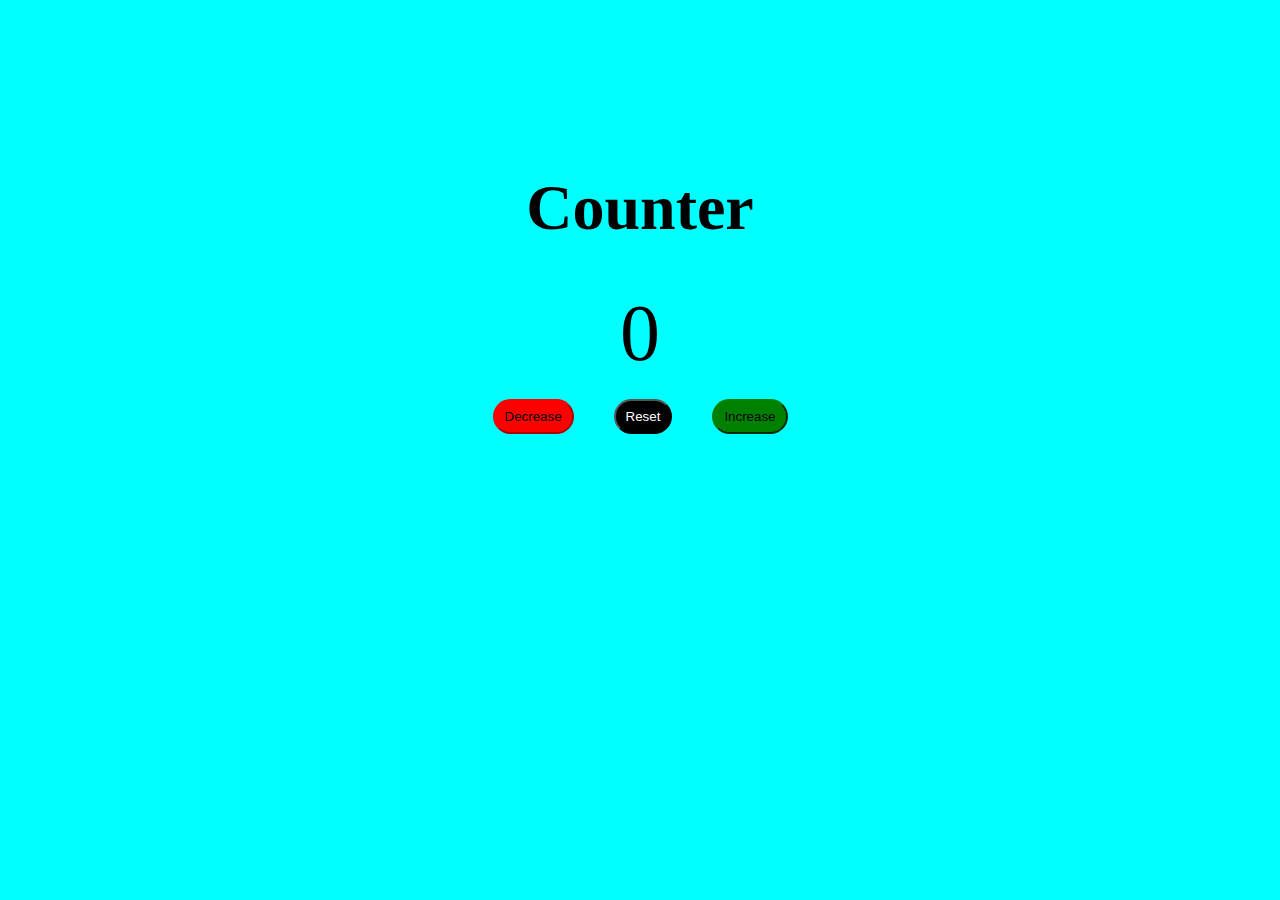
<file: 2. COUNTER/index.html>
<!DOCTYPE html>
<html lang="en">
  <head>
    <meta charset="UTF-8" />
    <meta http-equiv="X-UA-Compatible" content="IE=edge" />
    <meta name="viewport" content="width=device-width, initial-scale=1.0" />
    <title>Document</title>
    <link rel="stylesheet" href="style.css" />
  </head>
  <body>
    <main>
      <div class="container">
        <h1 class="counter">Counter</h1>
        <div class="items">
          <span id="value">0</span>
          <div class="button-container">
            <button class="btn decrease">Decrease</button>
            <button class="btn reset">Reset</button>
            <button class="btn increase">Increase</button>
          </div>
        </div>
      </div>
    </main>
    <script src="app.js"></script>
  </body>
</html>
</file>
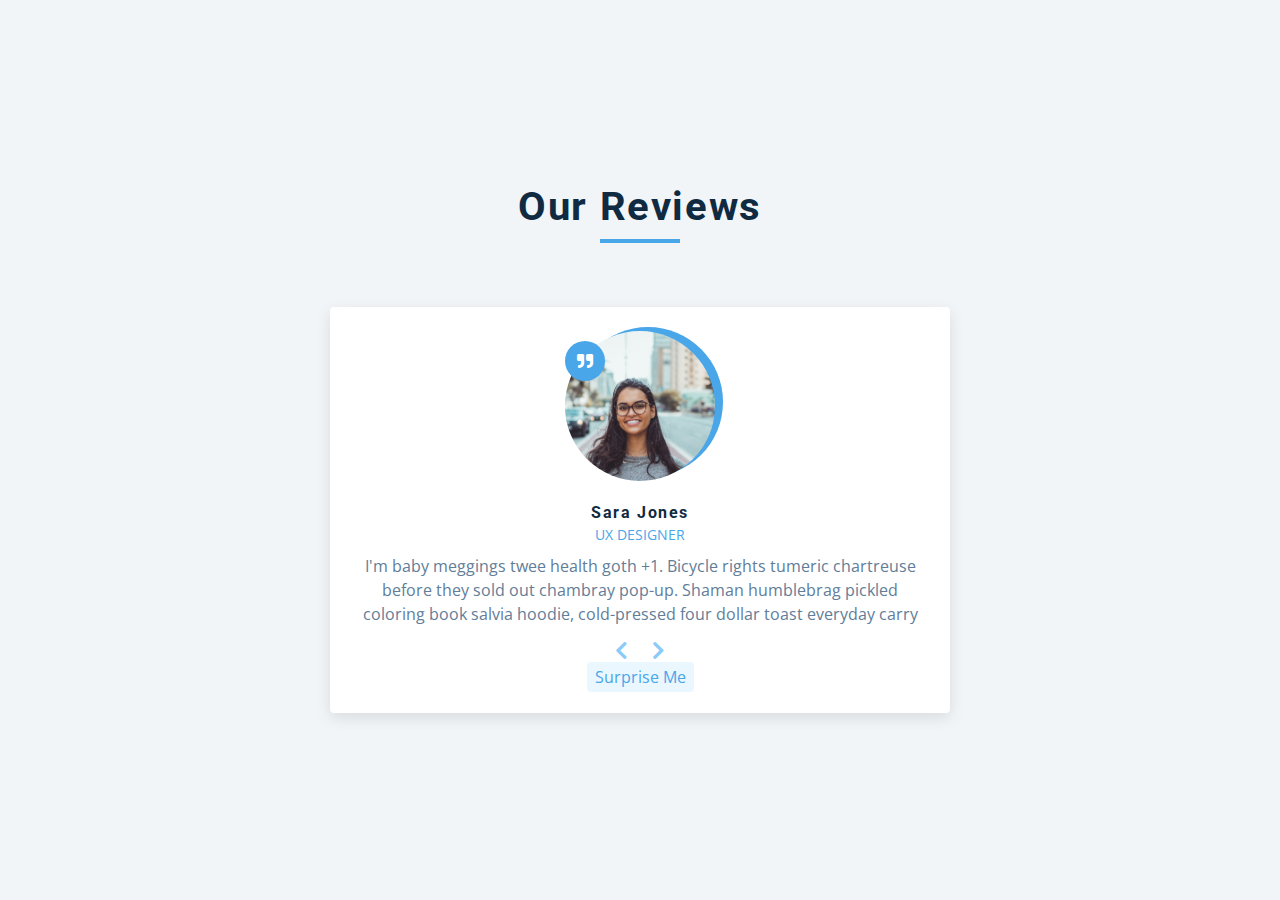
<file: 3. SURPRISE ME/index.html>
<!DOCTYPE html>
<html lang="en">
  <head>
    <meta charset="UTF-8" />
    <meta http-equiv="X-UA-Compatible" content="IE=edge" />
    <meta name="viewport" content="width=device-width, initial-scale=1.0" />
    <title>Starter</title>
    <link rel="stylesheet" href="stylr2.css" />
    <link
      rel="stylesheet"
      href="https://cdnjs.cloudflare.com/ajax/libs/font-awesome/5.14.0/css/all.min.css"
    />
  </head>

  <body>
    <main>
      <section class="container">
        <div class="title">
          <h2>Our Reviews</h2>
          <div class="underline"></div>
        </div>
        <article class="review">
          <div class="img-container">
            <img src="person-1.jpeg" id="person-img" alt="" />
          </div>
          <div class="items">
            <h4 id="author"></h4>
            <p id="job"></p>
            <p id="info"></p>
          </div>
          <!-- pre next buttons -->
          <div class="button-container">
            <button class="prev-btn">
              <i class="fas fa-chevron-left"><a href="#"></a></i>
            </button>
            <button class="next-btn">
              <i class="fas fa-chevron-right"></i>
            </button>
          </div>
          <a class="random-btn"> surprise me </a>
        </article>
      </section>
    </main>
    <script src="script.js"></script>
  </body>
</html>
</file>
<file: 2. COUNTER/style.css>
body {
  background-color: aqua;
  margin: 0;
  box-sizing: border-box;
}
h1 {
  display: flex;
  justify-content: center;
  font-size: 4rem;
}
main {
  display: flex;
  justify-content: center;
  align-items: center;
  margin-top: 8rem;
}

#value {
  display: flex;
  justify-content: center;
  font-size: 5rem;
}
.button-container {
  margin-top: 20px;
  width: 100vw;
  display: flex;
  flex-direction: row;
  justify-content: center;
}
.btn {
  padding: 8px 10px;
  margin: 0px 20px;
  border-radius: 25px;
}

.decrease {
  border-color: red;
  background-color: red;
}

.increase {
  border-color: green;
  background-color: green;
}

.reset {
  border-color: black;
  color: white;
  background-color: black;
}
</file>
<file: 3. SURPRISE ME/stylr2.css>
/*
=============== 
Fonts
===============
*/
@import url("https://fonts.googleapis.com/css?family=Open+Sans|Roboto:400,700&display=swap");

/*
=============== 
Variables
===============
*/

:root {
  /* dark shades of primary color*/
  --clr-primary-1: hsl(205, 86%, 17%);
  --clr-primary-2: hsl(205, 77%, 27%);
  --clr-primary-3: hsl(205, 72%, 37%);
  --clr-primary-4: hsl(205, 63%, 48%);
  /* primary/main color */
  --clr-primary-5: hsl(205, 78%, 60%);
  /* lighter shades of primary color */
  --clr-primary-6: hsl(205, 89%, 70%);
  --clr-primary-7: hsl(205, 90%, 76%);
  --clr-primary-8: hsl(205, 86%, 81%);
  --clr-primary-9: hsl(205, 90%, 88%);
  --clr-primary-10: hsl(205, 100%, 96%);
  /* darkest grey - used for headings */
  --clr-grey-1: hsl(209, 61%, 16%);
  --clr-grey-2: hsl(211, 39%, 23%);
  --clr-grey-3: hsl(209, 34%, 30%);
  --clr-grey-4: hsl(209, 28%, 39%);
  /* grey used for paragraphs */
  --clr-grey-5: hsl(210, 22%, 49%);
  --clr-grey-6: hsl(209, 23%, 60%);
  --clr-grey-7: hsl(211, 27%, 70%);
  --clr-grey-8: hsl(210, 31%, 80%);
  --clr-grey-9: hsl(212, 33%, 89%);
  --clr-grey-10: hsl(210, 36%, 96%);
  --clr-white: #fff;
  --clr-red-dark: hsl(360, 67%, 44%);
  --clr-red-light: hsl(360, 71%, 66%);
  --clr-green-dark: hsl(125, 67%, 44%);
  --clr-green-light: hsl(125, 71%, 66%);
  --clr-black: #222;
  --ff-primary: "Roboto", sans-serif;
  --ff-secondary: "Open Sans", sans-serif;
  --transition: all 0.3s linear;
  --spacing: 0.1rem;
  --radius: 0.25rem;
  --light-shadow: 0 5px 15px rgba(0, 0, 0, 0.1);
  --dark-shadow: 0 5px 15px rgba(0, 0, 0, 0.2);
  --max-width: 1170px;
  --fixed-width: 620px;
}
/*
=============== 
Global Styles
===============
*/

*,
::after,
::before {
  margin: 0;
  padding: 0;
  box-sizing: border-box;
}
body {
  font-family: var(--ff-secondary);
  background: var(--clr-grey-10);
  color: var(--clr-grey-1);
  line-height: 1.5;
  font-size: 0.875rem;
}
ul {
  list-style-type: none;
}
a {
  text-decoration: none;
}
h1,
h2,
h3,
h4 {
  letter-spacing: var(--spacing);
  text-transform: capitalize;
  line-height: 1.25;
  margin-bottom: 0.75rem;
  font-family: var(--ff-primary);
}
h1 {
  font-size: 3rem;
}
h2 {
  font-size: 2rem;
}
h3 {
  font-size: 1.25rem;
}
h4 {
  font-size: 0.875rem;
}
p {
  margin-bottom: 1.25rem;
  color: var(--clr-grey-5);
}
@media screen and (min-width: 800px) {
  h1 {
    font-size: 4rem;
  }
  h2 {
    font-size: 2.5rem;
  }
  h3 {
    font-size: 1.75rem;
  }
  h4 {
    font-size: 1rem;
  }
  body {
    font-size: 1rem;
  }
  h1,
  h2,
  h3,
  h4 {
    line-height: 1;
  }
}
/*  global classes */

/* section */
.section {
  padding: 5rem 0;
}

.section-center {
  width: 90vw;
  margin: 0 auto;
  max-width: 1170px;
}
@media screen and (min-width: 992px) {
  .section-center {
    width: 95vw;
  }
}
main {
  min-height: 100vh;
  display: grid;
  place-items: center;
}

/*
=============== 
Reviews
===============
*/
main {
  min-height: 100vh;
  display: grid;
  place-items: center;
}
.title {
  text-align: center;
  margin-bottom: 4rem;
}
.underline {
  height: 0.25rem;
  width: 5rem;
  background: var(--clr-primary-5);
  margin-left: auto;
  margin-right: auto;
}
.container {
  width: 80vw;
  max-width: var(--fixed-width);
}
.review {
  background: var(--clr-white);
  padding: 1.5rem 2rem;
  border-radius: var(--radius);
  box-shadow: var(--light-shadow);
  transition: var(--transition);
  text-align: center;
}
.review:hover {
  box-shadow: var(--dark-shadow);
}
.img-container {
  position: relative;
  width: 150px;
  height: 150px;
  border-radius: 50%;
  margin: 0 auto;
  margin-bottom: 1.5rem;
}
#person-img {
  width: 100%;
  display: block;
  height: 100%;
  object-fit: cover;
  border-radius: 50%;
  position: relative;
}
.img-container::after {
  font-family: "Font Awesome 5 Free";
  font-weight: 900;
  content: "\f10e";
  position: absolute;
  top: 0;
  left: 0;
  width: 2.5rem;
  height: 2.5rem;
  display: grid;
  place-items: center;
  border-radius: 50%;
  transform: translateY(25%);
  background: var(--clr-primary-5);
  color: var(--clr-white);
}
.img-container::before {
  content: "";
  width: 100%;
  height: 100%;
  background: var(--clr-primary-5);
  position: absolute;
  top: -0.25rem;
  right: -0.5rem;
  border-radius: 50%;
}
#author {
  margin-bottom: 0.25rem;
}
#job {
  margin-bottom: 0.5rem;
  text-transform: uppercase;
  color: var(--clr-primary-5);
  font-size: 0.85rem;
}
#info {
  margin-bottom: 0.75rem;
}
.prev-btn,
.next-btn {
  color: var(--clr-primary-7);
  font-size: 1.25rem;
  background: transparent;
  border-color: transparent;
  margin: 0 0.5rem;
  transition: var(--transition);
  cursor: pointer;
}
.prev-btn:hover,
.next-btn:hover {
  color: var(--clr-primary-5);
}
.random-btn {
  margin-top: 0.5rem;
  background: var(--clr-primary-10);
  color: var(--clr-primary-5);
  padding: 0.25rem 0.5rem;
  text-transform: capitalize;
  border-radius: var(--radius);
  transition: var(--transition);
  border-color: var(--clr-primary-5);
  cursor: pointer;
}
.random-btn:hover {
  background: var(--clr-primary-5);
  color: var(--clr-primary-1);
}
</file>
